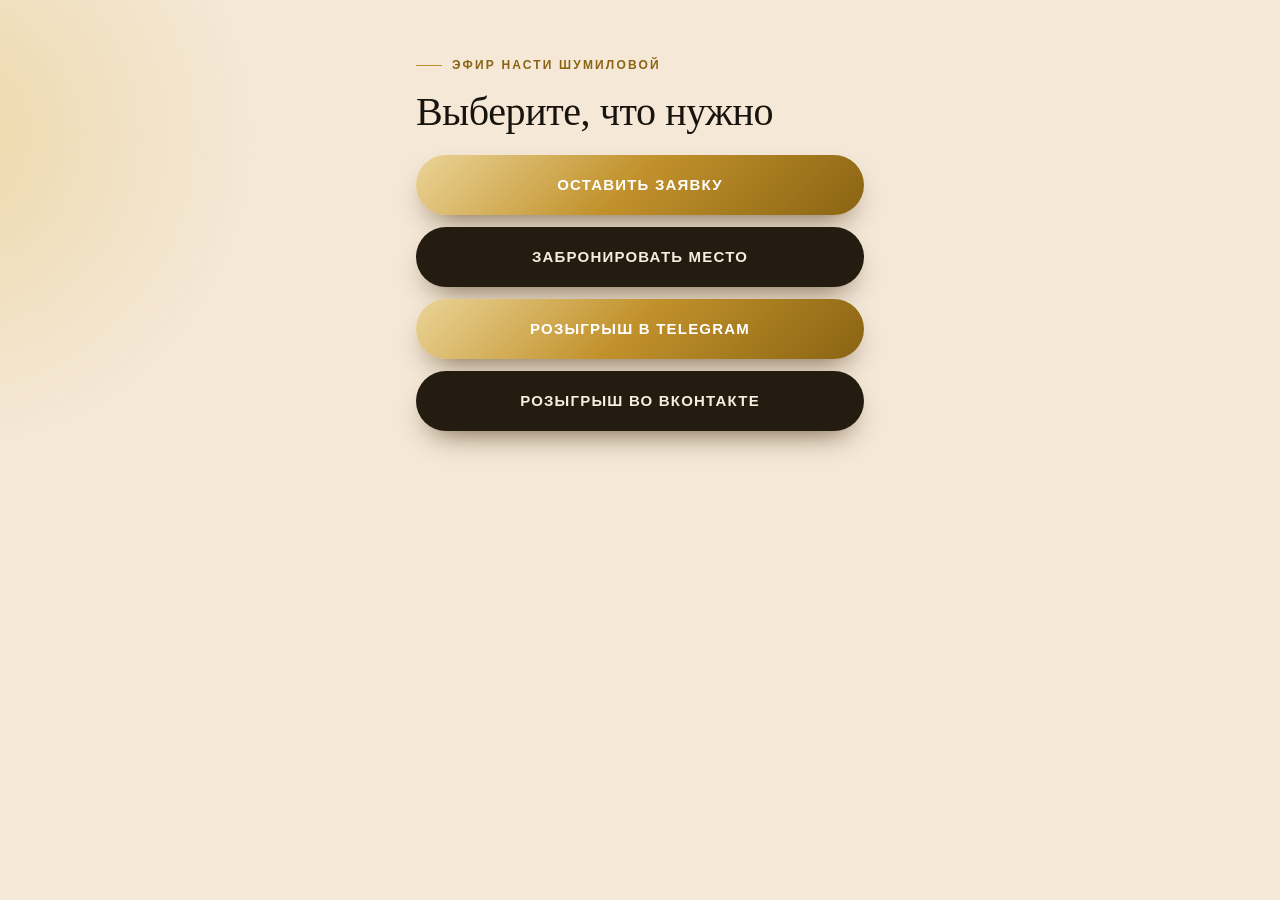
<file: index.html>
<!doctype html>
<html lang="ru">
<head>
<meta charset="utf-8">
<meta name="viewport" content="width=device-width, initial-scale=1">
<title>Эфир Насти Шумиловой</title>
<link rel="stylesheet" href="style.css">
</head>
<body>
<main>
  <p class="eyebrow">Эфир Насти Шумиловой</p>
  <h1>Выберите, что нужно</h1>
  <div class="btns">
    <a class="btn" href="https://neyromani.getcourse.ru/4zayav2110">Оставить заявку</a>
    <a class="btn btn--dark" href="https://neyromani.getcourse.ru/bron_2110">Забронировать место</a>
    <a class="btn" href="https://t.me/Shymilova_Anastasia?text=%D1%80%D0%BE%D0%B7%D1%8B%D0%B3%D1%80%D1%8B%D1%88">Розыгрыш в Telegram</a>
    <a class="btn btn--dark" href="https://vk.me/nastya_shymilova?ref=rozygrysh">Розыгрыш во ВКонтакте</a>
  </div>
</main>
</body>
</html>
</file>
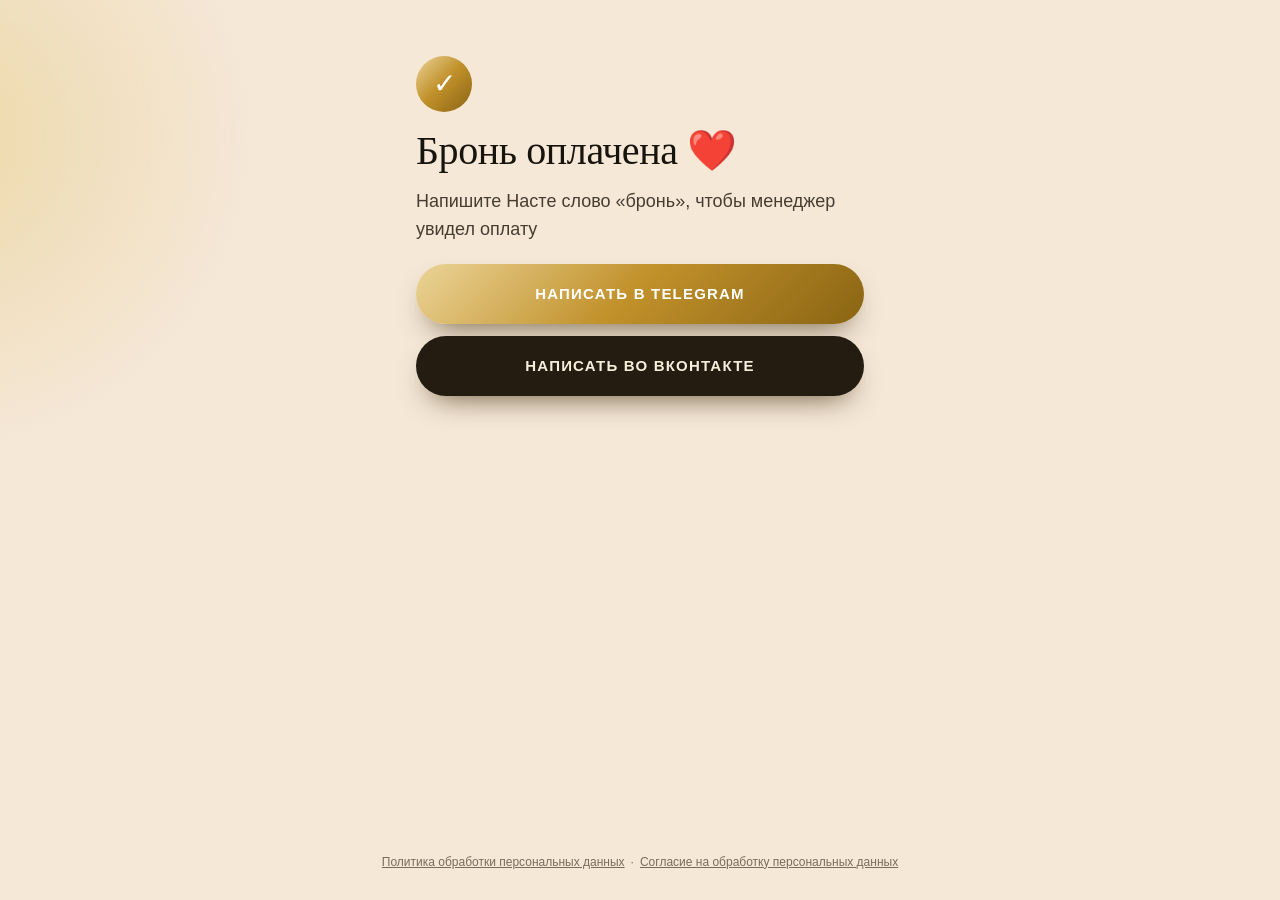
<file: spasibo-bron.html>
<!doctype html>
<html lang="ru">
<head>
<meta charset="utf-8">
<meta name="viewport" content="width=device-width, initial-scale=1, viewport-fit=cover">
<meta name="robots" content="noindex">
<meta name="theme-color" content="#F5E8D7">
<title>Бронь оплачена — эфир Насти Шумиловой</title>
<link rel="stylesheet" href="style.css">
<script src="config.js"></script>
</head>
<body>
<main>
  <div class="ok-mark" aria-hidden="true">✓</div>
  <h1>Бронь оплачена ❤️</h1>
  <p class="caption">Напишите Насте слово «бронь», чтобы менеджер увидел оплату</p>
  <div class="btns">
    <a class="btn js-tg" href="#" rel="noopener">Написать в Telegram</a>
    <a class="btn btn--dark js-vk" href="#" rel="noopener">Написать во ВКонтакте</a>
  </div>
</main>
<footer>
  <a class="js-policy" href="#" target="_blank" rel="noopener">Политика обработки персональных данных</a><span>·</span><a class="js-consent" href="#" target="_blank" rel="noopener">Согласие на обработку персональных данных</a>
</footer>
<script>
(function () {
  function setHref(sel, url) { document.querySelectorAll(sel).forEach(function (a) { a.href = url; }); }
  setHref(".js-tg", TG_BRON);
  setHref(".js-vk", VK_BRON);
  setHref(".js-policy", POLICY_URL);
  setHref(".js-consent", CONSENT_URL);
})();
</script>
</body>
</html>
</file>
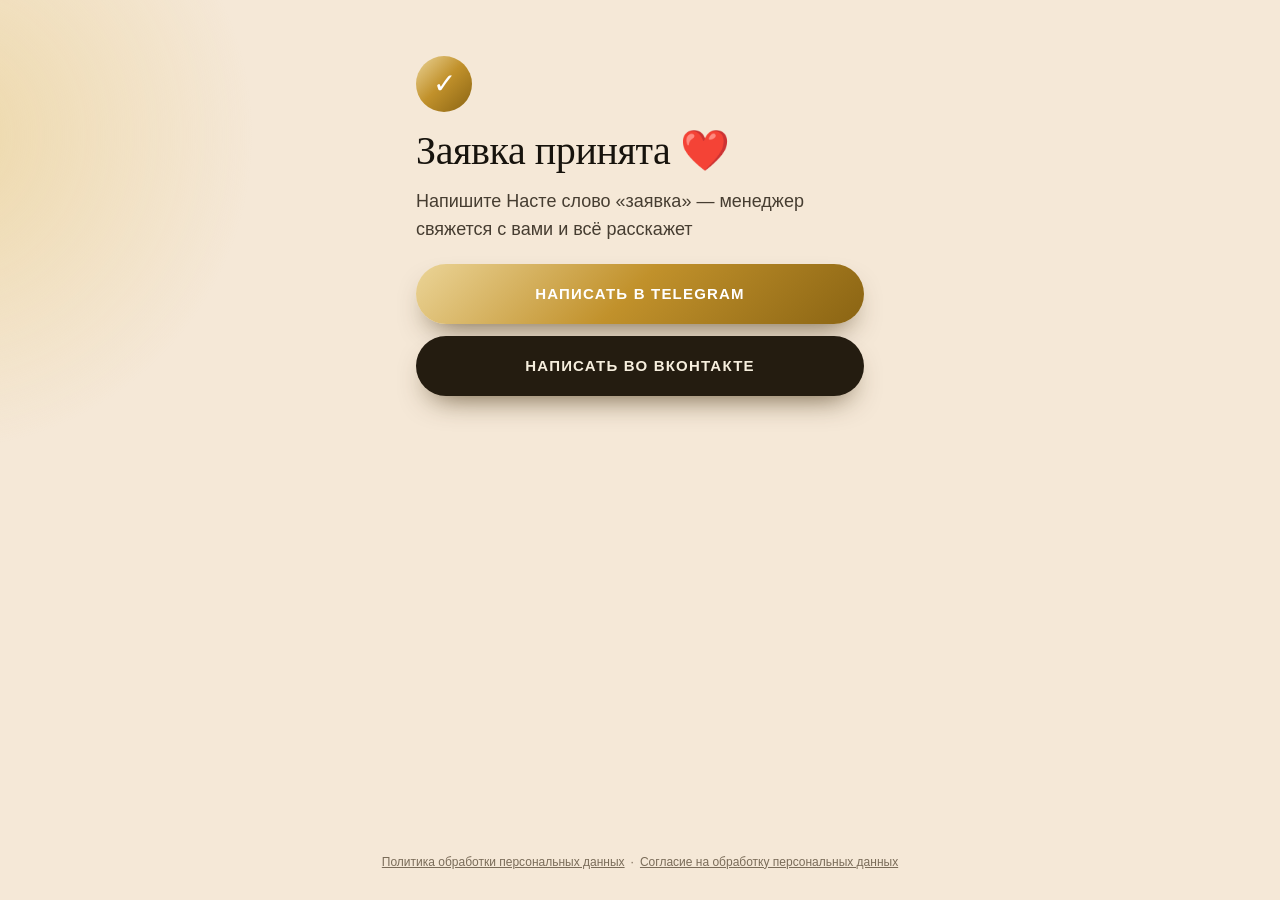
<file: zayavka-ok.html>
<!doctype html>
<html lang="ru">
<head>
<meta charset="utf-8">
<meta name="viewport" content="width=device-width, initial-scale=1, viewport-fit=cover">
<meta name="robots" content="noindex">
<meta name="theme-color" content="#F5E8D7">
<title>Заявка принята — эфир Насти Шумиловой</title>
<link rel="stylesheet" href="style.css">
<script src="config.js"></script>
</head>
<body>
<main>
  <div class="ok-mark" aria-hidden="true">✓</div>
  <h1>Заявка принята ❤️</h1>
  <p class="caption">Напишите Насте слово «заявка» — менеджер свяжется с вами и всё расскажет</p>
  <div class="btns">
    <a class="btn js-tg" href="#" rel="noopener">Написать в Telegram</a>
    <a class="btn btn--dark js-vk" href="#" rel="noopener">Написать во ВКонтакте</a>
  </div>
</main>
<footer>
  <a class="js-policy" href="#" target="_blank" rel="noopener">Политика обработки персональных данных</a><span>·</span><a class="js-consent" href="#" target="_blank" rel="noopener">Согласие на обработку персональных данных</a>
</footer>
<script>
(function () {
  function setHref(sel, url) { document.querySelectorAll(sel).forEach(function (a) { a.href = url; }); }
  setHref(".js-tg", TG_ZAYAVKA);
  setHref(".js-vk", VK_ZAYAVKA);
  setHref(".js-policy", POLICY_URL);
  setHref(".js-consent", CONSENT_URL);
})();
</script>
</body>
</html>
</file>
<file: style.css>
/* Страницы эфира Насти: палитра и тон анкеты neyromani.ru/nastya, без внешних шрифтов */
:root{
  --cream:#F5E8D7;
  --cream-2:#FBF3E7;
  --card:#FFFCF6;
  --ink:#17130D;
  --ink-2:#463D31;
  --muted:#7A6C59;
  --gold:#C1912B;
  --gold-lt:#E7CB83;
  --gold-dk:#8A6413;
  --dark:#241C10;
  --on-dark:#F6EEDD;
  --line:rgba(138,100,19,.22);
  --err:#A3361F;
  --gold-grad:linear-gradient(135deg,#EBD497 0%,#C1912B 48%,#8A6413 100%);
  --serif:"Prata",Georgia,"Times New Roman",serif;
  --sans:-apple-system,BlinkMacSystemFont,"Segoe UI",Roboto,"Helvetica Neue",Arial,sans-serif;
}
*{box-sizing:border-box}
html{-webkit-text-size-adjust:100%}
body{
  margin:0;min-height:100vh;min-height:100dvh;
  background:var(--cream);color:var(--ink);
  font-family:var(--sans);font-size:17px;line-height:1.55;
  -webkit-font-smoothing:antialiased;overflow-x:hidden;
  display:flex;flex-direction:column;
}
body::before{
  content:"";position:fixed;left:-40vw;top:-35vh;width:120vw;height:120vw;max-width:900px;max-height:900px;
  background:radial-gradient(closest-side,rgba(231,203,131,.55),transparent 70%);
  pointer-events:none;z-index:0;
}
a{color:inherit}
main{position:relative;z-index:1;flex:1;width:100%;max-width:480px;margin:0 auto;padding:28px 16px 24px}
.eyebrow{
  display:flex;align-items:center;gap:10px;margin:0 0 14px;
  font-size:12px;font-weight:600;letter-spacing:.18em;text-transform:uppercase;color:var(--gold-dk);
}
.eyebrow::before{content:"";width:26px;height:1px;background:var(--gold)}
h1,h2{font-family:var(--serif);font-weight:400;line-height:1.15;letter-spacing:-.01em;margin:0;color:var(--ink)}
h1{font-size:32px}
h2{font-size:28px}
.lead{margin:14px 0 0;color:var(--ink-2)}
.card{
  margin-top:24px;padding:22px 18px;border-radius:20px;background:var(--card);
  border:1px solid var(--line);box-shadow:0 18px 46px -26px rgba(60,40,8,.55);
}
.field{display:block;margin:0 0 16px}
.field__label{display:block;margin:0 0 6px;font-size:15px;font-weight:600;color:var(--ink-2)}
.field__hint{font-weight:400;color:var(--muted)}
.input{
  display:block;width:100%;height:54px;padding:0 16px;border-radius:14px;
  border:1px solid rgba(138,100,19,.35);background:#fff;color:var(--ink);
  font:inherit;font-size:17px;outline:none;-webkit-appearance:none;appearance:none;
}
.input:focus{border-color:var(--gold);box-shadow:0 0 0 3px rgba(193,145,43,.22)}
.input[aria-invalid="true"]{border-color:var(--err)}
.trap{position:absolute;left:-9999px;width:1px;height:1px;overflow:hidden}
.check{display:flex;gap:12px;align-items:flex-start;margin:4px 0 18px;font-size:14px;line-height:1.45;color:var(--ink-2);cursor:pointer}
.check input{flex:none;width:22px;height:22px;margin:0;accent-color:var(--gold-dk)}
.check a{color:var(--gold-dk)}
.btn{
  display:flex;align-items:center;justify-content:center;width:100%;min-height:60px;
  padding:16px 22px;border:0;border-radius:999px;cursor:pointer;text-align:center;text-decoration:none;
  background:var(--gold-grad);color:#fff;
  font-family:var(--sans);font-size:15px;font-weight:700;letter-spacing:.08em;text-transform:uppercase;
  box-shadow:0 14px 30px -14px rgba(60,40,8,.8);
  -webkit-tap-highlight-color:transparent;transition:transform .2s ease,filter .2s ease;
}
.btn:active{transform:translateY(1px)}
.btn:focus-visible{outline:2px solid var(--gold-dk);outline-offset:4px}
.btn--dark{background:var(--dark);color:var(--on-dark)}
.btn[disabled],.btn[aria-disabled="true"]{cursor:not-allowed;background:#D8CDBB;color:#8C7F6B;box-shadow:none}
.btns{display:grid;gap:12px;margin-top:20px}
.note{margin:12px 0 0;font-size:14px;color:var(--muted);text-align:center}
.error{margin:12px 0 0;font-size:15px;color:var(--err)}
.hidden{display:none !important}
.ok-mark{
  display:flex;align-items:center;justify-content:center;width:56px;height:56px;margin:0 0 16px;
  border-radius:50%;background:var(--gold-grad);color:#fff;font-size:28px;line-height:1;
}
.caption{margin:14px 0 0;font-size:18px;color:var(--ink-2)}
footer{position:relative;z-index:1;padding:8px 16px 28px;text-align:center;font-size:12px;line-height:1.6;color:var(--muted)}
footer a{color:var(--muted)}
footer span{margin:0 6px}
@media (min-width:600px){
  main{padding-top:56px}
  h1{font-size:40px}
  .card{padding:28px 26px}
}
</file>
